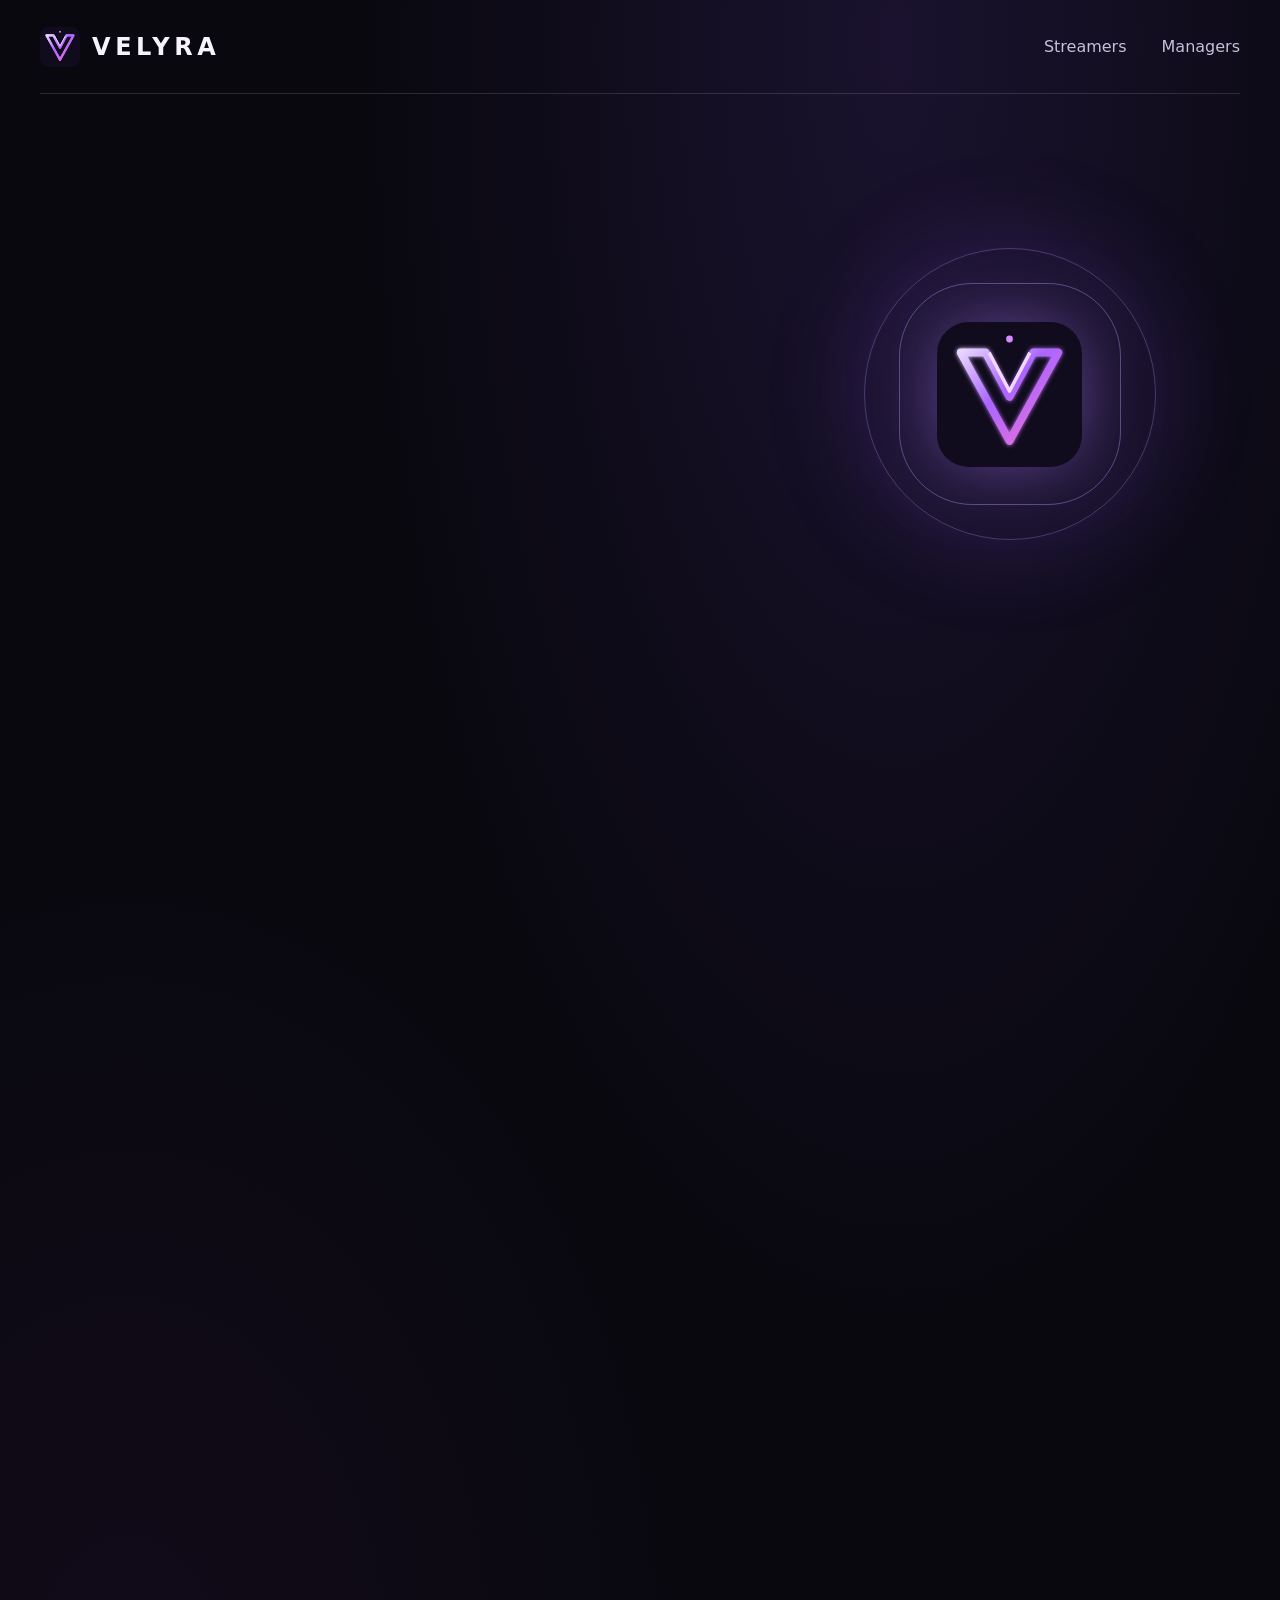
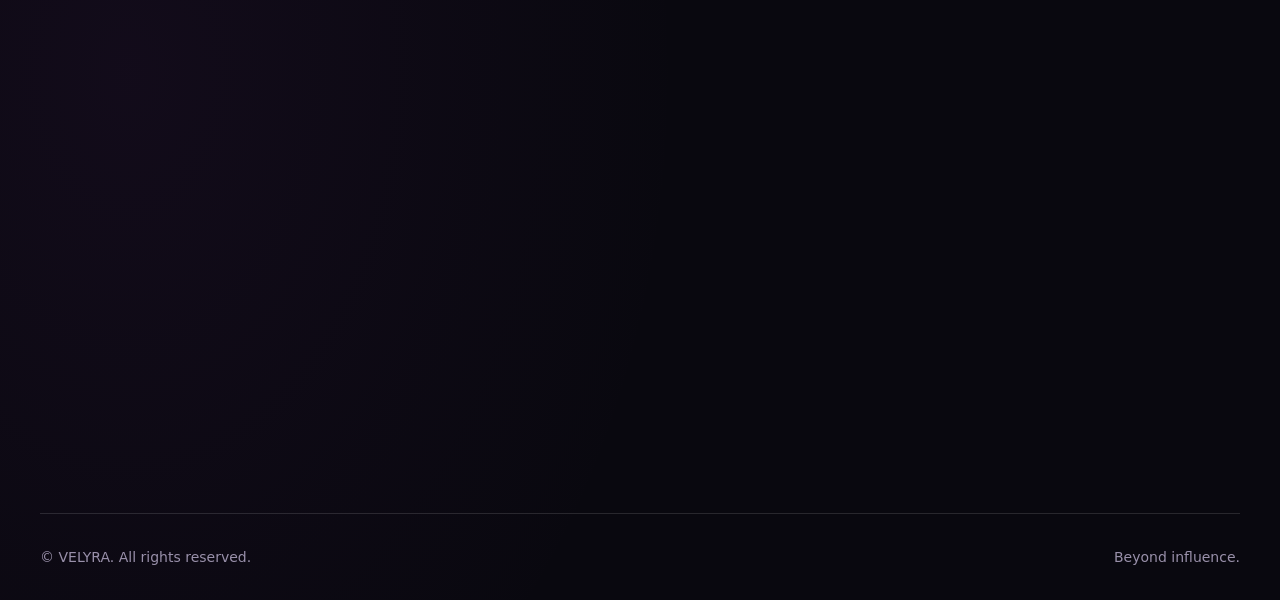
<file: index.html>
<!doctype html><html lang="pt"><head><meta charset="utf-8"><meta name="viewport" content="width=device-width,initial-scale=1"><meta name="theme-color" content="#09080f"><meta name="description" content="VELYRA — Representação de streamers e managers."><title>VELYRA — Beyond Influence</title><link rel="icon" href="/logo.svg"><link rel="stylesheet" href="/assets/style.css?v=5"></head><body><div class="shell"><header class="nav"><a class="brand" href="/"><img alt="" src="/logo.svg">VELYRA</a><nav class="menu"><a href="#streamers">Streamers</a><a href="#managers">Managers</a></nav></header><main><section class="hero"><div class="reveal"><div class="eyebrow">Creator management agency</div><h1>Talent.<br><span>Elevated.</span></h1><p>Representamos streamers e managers que querem ir mais longe. Estratégia, ligações e oportunidades — tudo num só lugar.</p><div class="actions"><a class="btn primary portal-link" href="#streamers" data-portal="streamers">Explorar streamers ↗</a><a class="btn portal-link" href="#managers" data-portal="managers">Conhecer managers</a></div></div><div class="orb" aria-hidden="true"><img src="/logo.svg" alt=""></div></section><section class="directory reveal" id="streamers"><div class="section-title"><div><div class="eyebrow">Our creators</div><h2>Streamers</h2></div><p>Criadores com identidade própria, comunidades fortes e ambição para crescer.</p></div><div id="streamer-list" class="grid" aria-live="polite"><div class="empty"><h3>A preparar os perfis</h3><p>Os streamers publicados vão aparecer aqui.</p></div></div></section><section class="directory reveal" id="managers"><div class="section-title"><div><div class="eyebrow">Our team</div><h2>Managers</h2></div><p>Estratégia, negociação e acompanhamento personalizado para cada parceria.</p></div><div id="manager-list" class="grid" aria-live="polite"><div class="empty"><h3>A preparar a equipa</h3><p>Os managers publicados vão aparecer aqui.</p></div></div></section><section class="cta reveal"><h2>Let's build something.</h2><p>Novas colaborações começam com boas ligações.</p></section></main><div class="portal-overlay" id="portal-overlay" aria-hidden="true"><div class="portal-backdrop"></div><div class="portal-bubbles" id="portal-bubbles"></div><div class="portal-core"><span class="portal-logo">V</span><span class="portal-caption" id="portal-caption">VELYRA</span></div></div><footer class="footer"><span>© <span id="year"></span> VELYRA. All rights reserved.</span><span>Beyond influence.</span></footer></div><script defer src="/assets/portal.js?v=3"></script><script type="module" src="/assets/site.js?v=6"></script></body></html>
</file>
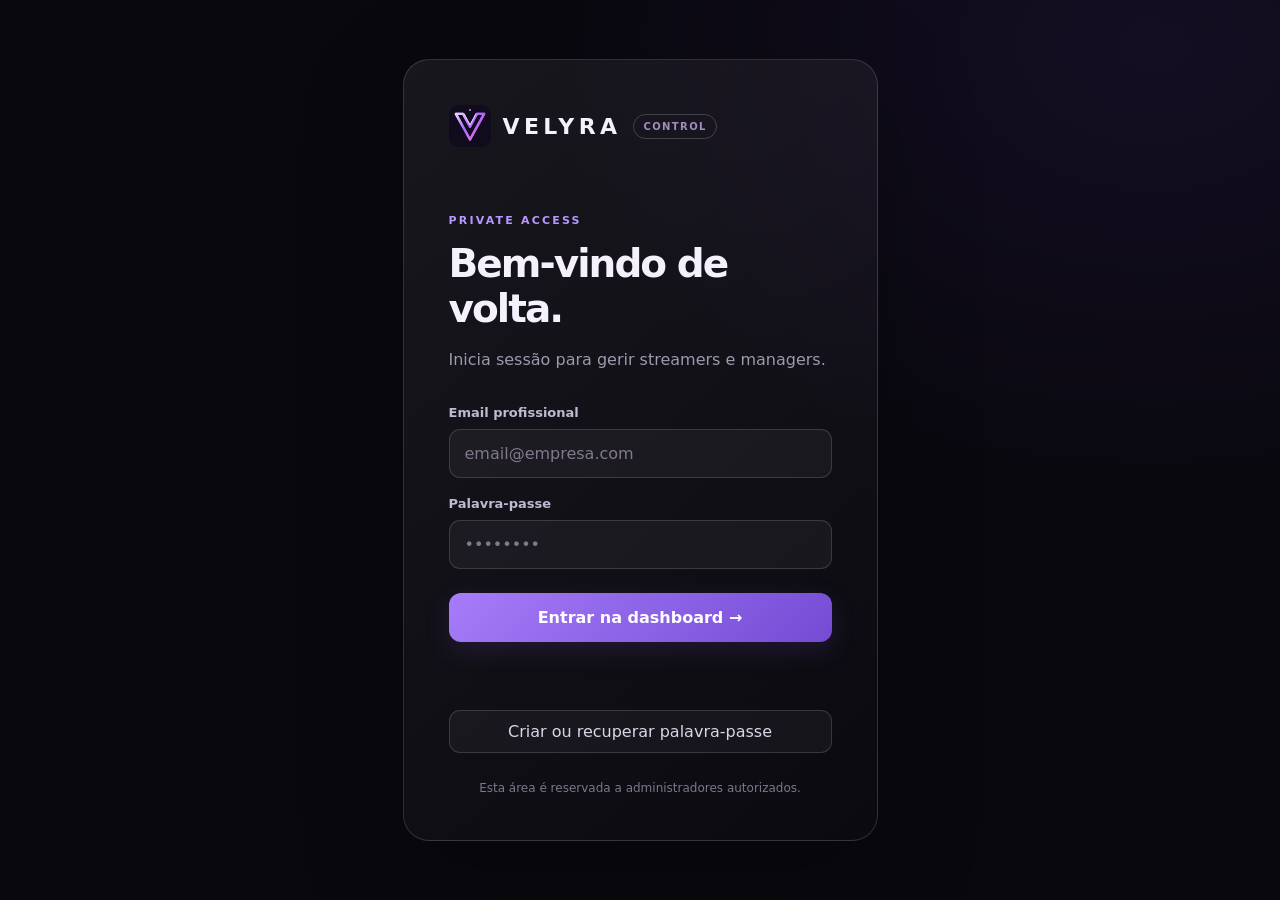
<file: pagante/index.html>
<!doctype html><html lang="pt"><head><meta charset="utf-8"><meta name="viewport" content="width=device-width,initial-scale=1"><meta name="robots" content="noindex,nofollow"><meta name="theme-color" content="#0a0911"><title>VELYRA Control — Dashboard</title><link rel="icon" href="/logo.svg"><link rel="stylesheet" href="/assets/dashboard.css"></head><body>
<div class="auth-screen" id="auth-screen"><div class="login"><a class="login-brand" href="/"><img src="/logo.svg" alt=""> VELYRA <span>CONTROL</span></a><span class="eyebrow">Private access</span><h1>Bem-vindo de volta.</h1><p class="muted">Inicia sessão para gerir streamers e managers.</p><form id="login-form"><label for="email">Email profissional</label><input id="email" name="email" type="email" autocomplete="username" required placeholder="email@empresa.com"><label for="password">Palavra-passe</label><input id="password" name="password" type="password" autocomplete="current-password" required minlength="8" placeholder="••••••••"><button class="primary full" type="submit" id="login-button">Entrar na dashboard →</button></form><p class="message" id="login-status" role="status"></p><button type="button" id="forgot-password" class="subtle full">Criar ou recuperar palavra-passe</button><form id="password-form" class="hidden"><p class="muted">Define a palavra-passe da tua conta VELYRA.</p><label for="new-password">Nova palavra-passe</label><input id="new-password" type="password" minlength="10" autocomplete="new-password" required placeholder="Mínimo 10 caracteres"><label for="confirm-password">Confirmar palavra-passe</label><input id="confirm-password" type="password" minlength="10" autocomplete="new-password" required><button class="primary full" type="submit" id="password-button">Guardar palavra-passe</button><p class="message" id="password-status" role="status"></p></form><p class="note">Esta área é reservada a administradores autorizados.</p></div></div>
<div class="app hidden" id="app"><aside class="side"><a class="logo" href="/"><img src="/logo.svg" alt=""> VELYRA</a><p class="aside-label">WORKSPACE</p><button class="nav-button active" data-kind="streamer">◉ &nbsp; Streamers</button><button class="nav-button" data-kind="manager">◈ &nbsp; Managers</button><div class="aside-bottom"><div class="account" id="account-email"></div><button id="logout" class="subtle">Terminar sessão ↗</button><a href="/" target="_blank" rel="noopener" class="subtle link">Ver site público ↗</a></div></aside>
<main class="main"><header class="top"><div class="tag">VELYRA / CONTROL</div><div id="session-indicator" class="session">● Sessão protegida</div></header><div class="toolbar"><div><p class="eyebrow">Content management</p><h1 id="section-title">Streamers</h1><p class="muted" id="section-description">Gere os criadores publicados no site.</p></div><button class="primary" id="create-button">+ Adicionar streamer</button></div><section class="stat-row"><article class="stat"><span>Total</span><strong id="count-total">0</strong></article><article class="stat"><span>Publicados</span><strong id="count-public">0</strong></article><article class="stat"><span>Ocultos</span><strong id="count-hidden">0</strong></article></section><div class="list-header"><input aria-label="Pesquisar perfis" id="search" placeholder="Pesquisar pelo nome..."><button class="subtle" id="refresh">Atualizar ↻</button></div><p id="app-status" class="message" role="status"></p><div id="profile-list" class="profile-list"></div></main></div>
<dialog id="editor"><form id="editor-form"><header class="modal-header"><div><p class="eyebrow">Profile editor</p><h2 id="editor-title">Novo perfil</h2></div><button id="close-editor" type="button" class="close" aria-label="Fechar">✕</button></header><div class="fields"><input type="hidden" id="profile-id" name="id"><label>Nome *<input name="name" maxlength="100" required placeholder="Nome do criador ou manager"></label><label>Username / handle<input name="handle" maxlength="80" placeholder="@nome"></label><label>Função ou categoria<input name="role" maxlength="100" placeholder="Ex.: Variety streamer"></label><label>Descrição<textarea name="bio" maxlength="1200" rows="3" placeholder="Apresentação breve"></textarea></label><div class="two"><label>Fotografia<input type="file" id="photo" name="photo" accept="image/png,image/jpeg,image/webp"></label><label>Link de fotografia<input name="photo_url" type="url" placeholder="https://..."></label></div><label>Twitch<input name="twitch_url" type="url" placeholder="https://twitch.tv/..."></label><label>Kick<input name="kick_url" type="url" placeholder="https://kick.com/..."></label><label>YouTube<input name="youtube_url" type="url" placeholder="https://youtube.com/..."></label><label>TikTok<input name="tiktok_url" type="url" placeholder="https://tiktok.com/@..."></label><label>Instagram<input name="instagram_url" type="url" placeholder="https://instagram.com/..."></label><label>Contacto profissional (URL)<input name="contact_url" type="url" placeholder="https://..."></label><div class="two"><label>Ordem de apresentação<input type="number" name="sort_order" min="0" max="100000" value="0"></label><label class="check"><input type="checkbox" name="published"> Publicar no site</label></div></div><p id="editor-status" class="message" role="status"></p><footer class="modal-footer"><button type="button" class="subtle" id="cancel-editor">Cancelar</button><button type="submit" class="primary" id="save-button">Guardar perfil</button></footer></form></dialog>
<script type="module" src="/assets/dashboard.js"></script></body></html>
</file>
<file: assets/style.css>
:root{font-family:Inter,ui-sans-serif,system-ui,-apple-system,Segoe UI,sans-serif;color:#f6f3ff;background:#09080f;font-synthesis:none}*{box-sizing:border-box}html{scroll-behavior:smooth}body{margin:0;min-height:100vh;background:radial-gradient(ellipse at 70% 2%,#7c4ee326,transparent 42%),radial-gradient(ellipse at 10% 76%,#8133a014,transparent 34%),#09080f}a{color:inherit;text-decoration:none}button,input,textarea,select{font:inherit}button{cursor:pointer}.shell{width:min(1200px,calc(100% - 48px));margin:0 auto}.nav{height:94px;display:flex;align-items:center;justify-content:space-between;border-bottom:1px solid #fff2}.brand{display:flex;align-items:center;gap:12px;font-size:24px;font-weight:800;letter-spacing:.19em}.brand img{width:40px;height:40px}.menu{display:flex;gap:35px}.menu a{font-size:16px;color:#c8bfd9;transition:color .2s}.menu a:hover{color:white}.hero{min-height:600px;display:grid;grid-template-columns:1.2fr .8fr;align-items:center;gap:48px}.eyebrow{font-size:12px;letter-spacing:.23em;font-weight:750;text-transform:uppercase;color:#bba0fb}.eyebrow:before{content:"";display:inline-block;width:24px;height:2px;background:#bba0fb;vertical-align:middle;margin-right:10px}.hero h1{margin:22px 0 24px;font-size:clamp(60px,8vw,110px);line-height:1.04;letter-spacing:-.072em}.hero h1 span{color:#ad8aff}.hero p{color:#b1a7c0;font-size:20px;line-height:1.7;max-width:590px;margin:0 0 32px}.actions{display:flex;gap:14px;flex-wrap:wrap}.btn{border:1px solid #ffffff35;background:#ffffff0c;color:#fff;padding:16px 25px;border-radius:14px;min-height:56px;font-size:16px;font-weight:600;display:inline-flex;justify-content:center;align-items:center;gap:10px;backdrop-filter:blur(18px);transition:transform .2s,background .2s,border .2s}.btn:hover{transform:translateY(-3px);background:#a582ff23;border-color:#b696ff88}.btn.primary{background:linear-gradient(135deg,#a983ff,#7048db);border-color:transparent;box-shadow:0 10px 42px #8c58ee2d}.orb{display:grid;place-items:center;position:relative;height:390px}.orb:before{content:"";width:290px;height:290px;border-radius:50%;border:1px solid #b796ff55;box-shadow:inset 0 0 100px #8050e122,0 0 100px #8b57f239;animation:float 7s ease-in-out infinite}.orb:after{content:"";position:absolute;width:220px;height:220px;border-radius:33%;border:1px solid #b59cff66;animation:spin 26s linear infinite}.orb img{position:absolute;width:145px;filter:drop-shadow(0 0 38px #ab7cff88)}@keyframes float{50%{transform:translateY(-18px)}}@keyframes spin{to{transform:rotate(360deg)}}.directory{padding:93px 0;border-top:1px solid #ffffff1a}.section-title{display:flex;justify-content:space-between;gap:36px;align-items:end;margin-bottom:36px}.section-title h2{font-size:clamp(45px,5vw,70px);letter-spacing:-.055em;margin:12px 0 0}.section-title p{font-size:18px;max-width:430px;line-height:1.65;color:#b0a5c0;margin:0}.grid{display:grid;grid-template-columns:repeat(3,minmax(0,1fr));gap:20px}.profile{background:linear-gradient(165deg,#ffffff12,#ffffff04);border:1px solid #ffffff25;border-radius:22px;padding:25px;min-height:280px;transition:transform .2s,border-color .2s}.profile:hover{transform:translateY(-5px);border-color:#a883ff80}.profile img,.profile .avatar{width:100%;aspect-ratio:5/3.5;object-fit:cover;border-radius:16px;background:radial-gradient(circle,#8461c835,#1a1429);border:1px solid #ffffff18}.profile .avatar{display:grid;place-items:center;font-size:64px;color:#cab0fc}.profile h3{font-size:25px;margin:21px 0 8px}.profile p{font-size:16px;line-height:1.6;color:#b1a7bf;margin:0}.profile .role{font-size:14px;color:#bca3f9;margin-bottom:9px}.socials{display:flex;flex-wrap:wrap;gap:12px;margin-top:20px}.socials a{font-size:14px;color:#ddccff;border-bottom:1px solid #ac7cfc6e}.empty{grid-column:1/-1;min-height:210px;border:1px dashed #ffffff35;border-radius:22px;display:flex;flex-direction:column;justify-content:center;align-items:center;text-align:center;padding:35px;background:#ffffff05}.empty h3{font-size:25px;margin:0 0 8px}.empty p{font-size:16px;color:#aaa1ba;max-width:550px;line-height:1.7;margin:0}.cta{margin:40px 0 90px;border-radius:27px;border:1px solid #a97bff55;padding:55px;background:radial-gradient(ellipse at right top,#a47cff2b,transparent 70%),#ffffff09}.cta h2{font-size:clamp(36px,5vw,58px);letter-spacing:-.05em;margin:0 0 14px}.cta p{font-size:18px;line-height:1.6;color:#b2a8c0;margin:0}.footer{border-top:1px solid #ffffff20;display:flex;justify-content:space-between;gap:15px;padding:35px 0;color:#9990aa;font-size:14px}.reveal{opacity:0;transform:translateY(22px);transition:opacity .75s,transform .75s}.reveal.visible{opacity:1;transform:none}@media(max-width:850px){.hero{grid-template-columns:1fr;padding:80px 0}.orb{grid-row:1;height:260px}.orb:before{width:185px;height:185px}.orb:after{width:150px;height:150px}.orb img{width:100px}.grid{grid-template-columns:repeat(2,1fr)}.section-title{display:block}.section-title p{margin:15px 0 0}}@media(max-width:590px){.shell{width:calc(100% - 36px)}.nav{height:82px}.brand{font-size:19px;gap:8px}.brand img{width:33px}.menu{gap:18px}.menu a{font-size:14px}.hero{padding:55px 0 78px;gap:0}.hero h1{font-size:57px}.hero p{font-size:18px}.grid{grid-template-columns:1fr}.directory{padding:70px 0}.cta{padding:35px;margin:35px 0 70px}.footer{flex-wrap:wrap}}@media(prefers-reduced-motion:reduce){*,*:before,*:after{animation:none!important;transition:none!important}.reveal{opacity:1;transform:none}}
/* Animated social links */
.socials{gap:9px;margin-top:23px}
.socials .social-button{--social:#a78bfa;display:inline-flex;align-items:center;gap:13px;justify-content:space-between;padding:10px 13px;border:1px solid color-mix(in srgb,var(--social) 42%,transparent);background:color-mix(in srgb,var(--social) 12%,transparent);color:#fff;border-radius:12px;font-size:13px;font-weight:700;text-decoration:none;transition:transform .25s ease,background .25s ease,box-shadow .25s ease,border-color .25s ease}
.socials .social-button:hover,.socials .social-button:focus-visible{transform:translateY(-3px);background:color-mix(in srgb,var(--social) 25%,transparent);border-color:var(--social);box-shadow:0 8px 22px color-mix(in srgb,var(--social) 22%,transparent)}
.socials .social-arrow{display:inline-block;transition:transform .25s ease;opacity:.85}
.socials .social-button:hover .social-arrow{transform:translate(2px,-2px)}
.socials .social-twitch{--social:#9146ff}
.socials .social-kick{--social:#53fc18}
.socials .social-youtube{--social:#ff0033}
.socials .social-tiktok{--social:#20d9da}
.socials .social-instagram{--social:#e956a3}
.socials .social-contact{--social:#a78bfa}
@media(prefers-reduced-motion:reduce){.socials .social-button,.socials .social-arrow{transition:none!important}}

/* Face-aware editorial crops: keep faces visible in profile cards */
.profile img{object-fit:cover;object-position:50% 24%;}
.profile:has(a[href*="twitch.tv/fragger_sandropt"]) img{object-position:50% 42%}
.profile:has(a[href*="twitch.tv/joanass"]) img{object-position:50% 13%}
.profile:has(a[href*="twitch.tv/pipachasqueira"]) img{object-position:50% 12%}
.profile:has(a[href*="twitch.tv/catarina4fun"]) img{object-position:50% 15%}
.profile:has(a[href*="twitch.tv/jamiedrakehd"]) img{object-position:50% 40%}
.profile:has(a[href*="twitch.tv/9miller_thereal1"]) img{object-position:50% 34%}

/* VELYRA cinematic bubble portal — hero navigation */
.portal-link{position:relative;overflow:hidden;isolation:isolate}
.portal-link::before{content:"";position:absolute;inset:-80%;background:radial-gradient(circle,#fff8 0%,#c99bff44 20%,transparent 45%);transform:translateX(-85%) rotate(15deg);transition:transform .65s cubic-bezier(.2,.8,.2,1);z-index:-1}
.portal-link:hover::before{transform:translateX(80%) rotate(15deg)}
.portal-link:hover{box-shadow:0 0 0 1px #bf8affaa,0 10px 38px #8c4afc5c}
.portal-overlay{position:fixed;inset:0;z-index:9999;pointer-events:none;opacity:0;visibility:hidden;overflow:hidden;display:grid;place-items:center}
.portal-overlay.active{visibility:visible;opacity:1}
.portal-backdrop{position:absolute;inset:0;background:radial-gradient(circle at 50% 50%,#b67bff 0%,#7037c8 35%,#160b2c 85%);transform:scale(.01);border-radius:50%;opacity:0}
.portal-overlay.active .portal-backdrop{animation:portal-fill 1.3s cubic-bezier(.18,.8,.2,1) forwards}
.portal-overlay.out .portal-backdrop{animation:portal-clear .7s cubic-bezier(.75,0,.95,.5) forwards}
.portal-bubbles{position:absolute;inset:0;overflow:hidden}
.portal-bubble{position:absolute;left:var(--x);top:var(--y);width:var(--size);height:var(--size);border-radius:50%;border:1px solid #ffffff85;background:radial-gradient(circle at 27% 23%,#ffffffa8 0%,#dfb8ff66 19%,#9550f1b5 53%,#4e1c98e6 84%);box-shadow:inset -9px -12px 25px #3c147c88,inset 5px 6px 12px #fff7,0 0 22px #bc80ff8a;opacity:0;transform:translate(-50%,-50%) scale(.05)}
.portal-overlay.active .portal-bubble{animation:portal-bubble-rise var(--dur) cubic-bezier(.14,.7,.25,1) var(--delay) both}
.portal-core{position:relative;z-index:2;display:flex;flex-direction:column;align-items:center;gap:20px;opacity:0;transform:scale(.4);filter:blur(10px)}
.portal-overlay.active .portal-core{animation:portal-core-in .8s cubic-bezier(.18,.8,.2,1) .55s both}
.portal-overlay.out .portal-core{animation:portal-core-out .35s ease both}
.portal-logo{display:grid;place-items:center;width:120px;height:120px;border:2px solid #f0d6ffb8;border-radius:32px;background:#1d0b36b8;box-shadow:0 0 80px #e4b6ff8c;color:#f5e7ff;font-size:75px;font-weight:200;line-height:1;transform:rotate(-6deg)}
.portal-caption{font-size:clamp(28px,5vw,54px);font-weight:800;letter-spacing:.22em;text-shadow:0 0 35px #fff8;color:white}
.portal-overlay.out{animation:portal-overlay-out .7s ease forwards}
@keyframes portal-fill{0%{transform:scale(.01);border-radius:50%;opacity:0}20%{opacity:1}100%{transform:scale(3.5);border-radius:0;opacity:1}}
@keyframes portal-clear{0%{transform:scale(3.5);border-radius:0;opacity:1}100%{transform:scale(.01);border-radius:50%;opacity:0}}
@keyframes portal-bubble-rise{0%{opacity:0;transform:translate(-50%,-50%) scale(.05) translateY(80px)}25%{opacity:1}75%{opacity:1}100%{opacity:0;transform:translate(-50%,-50%) scale(2) translateY(-140px)}}
@keyframes portal-core-in{0%{opacity:0;transform:scale(.4);filter:blur(10px)}100%{opacity:1;transform:scale(1);filter:blur(0)}}
@keyframes portal-core-out{to{opacity:0;transform:scale(1.4);filter:blur(12px)}}
@keyframes portal-overlay-out{0%,80%{visibility:visible;opacity:1}100%{visibility:hidden;opacity:0}}
@media(prefers-reduced-motion:reduce){.portal-overlay,.portal-bubble,.portal-backdrop,.portal-core{animation:none!important;transition:none!important}}

#streamer-list{display:block}.country-group{margin:0 0 62px}.country-group+.country-group{padding-top:36px;border-top:1px solid #a98cff35}.country-header{display:flex;align-items:center;gap:19px;margin:0 0 27px}.country-flag{display:grid;place-items:center;width:70px;height:70px;border-radius:19px;background:linear-gradient(140deg,#9d65ff2e,#6e3eab10);border:1px solid #a889ff57;font-size:35px;box-shadow:0 12px 35px #6d34c21c}.country-copy h3{font-size:clamp(29px,4vw,43px);letter-spacing:-.045em;margin:0 0 6px}.country-copy p{color:#ad9fbe;margin:0;font-size:14px}.prospect-profile{min-height:0}.prospect-avatar{aspect-ratio:5/2.5!important;font-size:54px!important;background:radial-gradient(circle at 45% 35%,#a979ff35,#181024)!important}.prospect-profile .role{font-weight:650}.prospect-profile p{font-size:14px}.prospect-profile .socials{margin-top:18px}.country-grid{margin-bottom:20px}@media(max-width:590px){.country-header{gap:12px}.country-flag{width:55px;height:55px;font-size:27px}.country-group{margin-bottom:42px}}

/* Country-book navigation */
.country-tabs{display:flex;align-items:stretch;gap:8px;padding:8px;margin:0 0 34px;background:linear-gradient(125deg,#20152e,#120d1c);border:1px solid #ac85f84d;border-radius:21px;box-shadow:0 15px 50px #0004;max-width:680px}.country-tab{flex:1;min-width:0;border:1px solid transparent;border-radius:15px;background:transparent;color:#b6a8cc;padding:18px 12px;font-size:17px;font-weight:700;transition:background .25s,color .25s,transform .25s,box-shadow .25s}.country-tab:hover{color:white;background:#8c55eb25}.country-tab.active{color:#fff;background:linear-gradient(135deg,#a26cf0,#6035ac);box-shadow:0 9px 28px #8c51f74d;transform:translateY(-2px)}.country-tab:focus-visible{outline:2px solid #dfc4ff;outline-offset:3px}.country-group[hidden]{display:none!important}.country-group{animation:country-open .45s cubic-bezier(.2,.8,.2,1) both}@keyframes country-open{from{opacity:0;transform:translateY(14px) scale(.99)}to{opacity:1;transform:none}}.prospect-photo{display:block;width:100%;aspect-ratio:5/3.5;object-fit:cover;object-position:center;border-radius:16px;background:#21172f;border:1px solid #ffffff18}@media(max-width:590px){.country-tabs{gap:4px;padding:5px}.country-tab{font-size:13px;padding:15px 5px}}
</file>
<file: assets/dashboard.css>
:root{color-scheme:dark;font-family:Inter,ui-sans-serif,system-ui,-apple-system,Segoe UI,sans-serif;background:#09080e;color:#f4f0fc}*{box-sizing:border-box}body{margin:0;min-height:100vh;background:radial-gradient(ellipse at 90% 5%,#7741d91a,transparent 38%),#09080e}input,textarea,button{font:inherit}button{cursor:pointer}a{text-decoration:none;color:inherit}.hidden{display:none!important}.muted{color:#9f98ae;line-height:1.6}.eyebrow{font-size:11px;letter-spacing:.2em;color:#b897ff;text-transform:uppercase;font-weight:800}.primary{background:linear-gradient(135deg,#a67cf9,#754bd5);color:white;border:0;border-radius:12px;padding:14px 22px;font-weight:750;min-height:49px;box-shadow:0 8px 26px #8d57ea26}.primary:hover{filter:brightness(1.12)}.primary:disabled{opacity:.55;cursor:wait}.full{width:100%;margin-top:24px}.subtle{background:#ffffff0a;border:1px solid #ffffff25;border-radius:11px;padding:11px 18px;color:#dcd5e8}.subtle:hover{background:#a07eff19}.message{font-size:13px;min-height:18px;color:#bc9eff}.message.error{color:#ff9ba3}.auth-screen{min-height:100vh;display:grid;place-items:center;padding:32px}.login{background:linear-gradient(140deg,#ffffff10,#ffffff03);border:1px solid #ffffff24;box-shadow:0 30px 100px #0004;border-radius:26px;padding:45px;width:min(475px,100%)}.login-brand{display:flex;gap:12px;align-items:center;font-weight:850;letter-spacing:.2em;font-size:22px;margin-bottom:62px}.login-brand img{width:42px}.login-brand span{font-size:10px;color:#a18cbf;letter-spacing:.14em;border:1px solid #ffffff30;border-radius:30px;padding:6px 9px}.login h1{font-size:39px;letter-spacing:-.05em;margin:13px 0}.login form{margin-top:32px}.login label{display:block;color:#c1b8d1;font-size:13px;font-weight:700;margin:18px 0 9px}input,textarea{width:100%;border:1px solid #ffffff25;border-radius:11px;background:#ffffff0b;color:white;padding:14px 15px;outline:0}input:focus,textarea:focus{border-color:#a679ef}input::placeholder,textarea::placeholder{color:#81788c}.note{font-size:12px;color:#7e768d;text-align:center;margin:28px 0 0}.app{display:grid;grid-template-columns:250px minmax(0,1fr);min-height:100vh}.side{border-right:1px solid #ffffff15;padding:35px 20px;display:flex;flex-direction:column;background:#0e0c15}.logo{display:flex;gap:12px;align-items:center;letter-spacing:.17em;font-size:22px;font-weight:850;padding:0 12px}.logo img{width:38px}.aside-label{margin:58px 12px 16px;letter-spacing:.18em;color:#655d70;font-size:11px}.nav-button{border:0;background:transparent;color:#aca1bb;text-align:left;border-radius:12px;padding:17px 16px;font-size:15px;margin-bottom:7px}.nav-button.active{background:#ae86ff1e;color:#e5d5ff;border:1px solid #ae86ff24}.aside-bottom{margin-top:auto;display:flex;flex-direction:column;gap:12px}.account{font-size:12px;color:#8d829b;word-break:break-all}.link{display:block;text-align:center}.main{padding:38px clamp(24px,5vw,75px);width:100%;max-width:1600px}.top{display:flex;justify-content:space-between;border-bottom:1px solid #ffffff15;padding-bottom:30px;align-items:center}.tag{font-size:11px;letter-spacing:.18em;color:#827a90}.session{font-size:12px;color:#81dab7}.toolbar{display:flex;justify-content:space-between;align-items:end;gap:25px;margin:70px 0 35px}.toolbar h1{font-size:clamp(42px,5vw,65px);letter-spacing:-.055em;margin:12px 0 5px}.toolbar p.muted{margin:0}.stat-row{display:grid;grid-template-columns:repeat(3,1fr);gap:15px}.stat{border-radius:19px;border:1px solid #ffffff20;background:#ffffff07;padding:26px;min-height:120px}.stat span{display:block;color:#9c91ad;font-size:14px}.stat strong{display:block;font-size:36px;letter-spacing:-.04em;margin-top:12px}.list-header{display:flex;justify-content:space-between;align-items:center;gap:15px;margin:44px 0 15px}.list-header input{max-width:360px}.profile-list{display:grid;gap:13px}.item{display:flex;align-items:center;gap:18px;border:1px solid #ffffff20;border-radius:17px;background:#ffffff07;padding:16px 19px}.thumb{width:62px;height:62px;display:grid;place-items:center;object-fit:cover;flex-shrink:0;border-radius:15px;background:#7b54be2a;color:#c7a8f7;font-size:26px;font-weight:750}.item-body{flex:1;min-width:0}.item-body h3{font-size:18px;margin:0 0 5px;overflow-wrap:anywhere}.item-body p{font-size:13px;color:#8d849e;margin:0}.pill{font-size:12px;color:#b9a8d3;border:1px solid #ffffff29;padding:7px 12px;border-radius:30px}.pill.on{color:#90e1be;border-color:#2e976b88}.row-actions{display:flex;gap:8px}.row-actions button{padding:10px 12px}.row-actions .danger{color:#ffa4ad;border-color:#f87c8c44}.no-data{padding:50px;text-align:center;color:#aba2ba;border:1px dashed #ffffff3b;border-radius:18px}dialog{border:1px solid #ffffff2c;background:#171320;color:white;border-radius:22px;width:min(650px,calc(100vw - 30px));max-height:90vh;overflow:auto;padding:0;box-shadow:0 30px 100px #000b}dialog::backdrop{background:#04030acc;backdrop-filter:blur(8px)}.modal-header{padding:28px 30px 20px;display:flex;justify-content:space-between;gap:16px;align-items:start;border-bottom:1px solid #ffffff19}.modal-header h2{font-size:27px;margin:8px 0 0}.close{font-size:17px;border:0;color:#ddd;background:transparent;padding:8px}.fields{padding:25px 30px;display:grid;gap:17px}.fields label{font-size:13px;font-weight:650;color:#c5bdd3;display:grid;gap:8px}.fields textarea{resize:vertical}.fields .two{display:grid;grid-template-columns:1fr 1fr;gap:13px}.fields .check{display:flex;align-items:center;gap:12px}.check input{width:20px;height:20px;accent-color:#9f77f5}.modal-footer{padding:17px 30px 25px;display:flex;justify-content:flex-end;gap:11px;border-top:1px solid #ffffff18}#editor-status{margin:0 30px 12px}@media(max-width:850px){.app{grid-template-columns:1fr}.side{padding:18px;flex-direction:row;align-items:center;gap:8px;flex-wrap:wrap}.aside-label,.aside-bottom .account,.aside-bottom .link{display:none}.aside-bottom{margin:0 0 0 auto}.logo{margin-right:auto}.main{padding:25px}.toolbar{margin:38px 0 25px}}@media(max-width:600px){.login{padding:27px}.login-brand{margin-bottom:40px}.top{display:none}.side .logo{width:100%}.toolbar{display:block}.toolbar .primary{margin-top:20px}.stat-row{gap:8px}.stat{padding:15px;min-height:100px}.stat strong{font-size:28px}.list-header{flex-wrap:wrap}.item{flex-wrap:wrap}.row-actions{width:100%}.row-actions button{flex:1}.fields .two{grid-template-columns:1fr}.fields{padding:20px}.modal-header{padding:20px}.modal-footer{padding:16px}.pill{margin-left:auto}}
</file>
